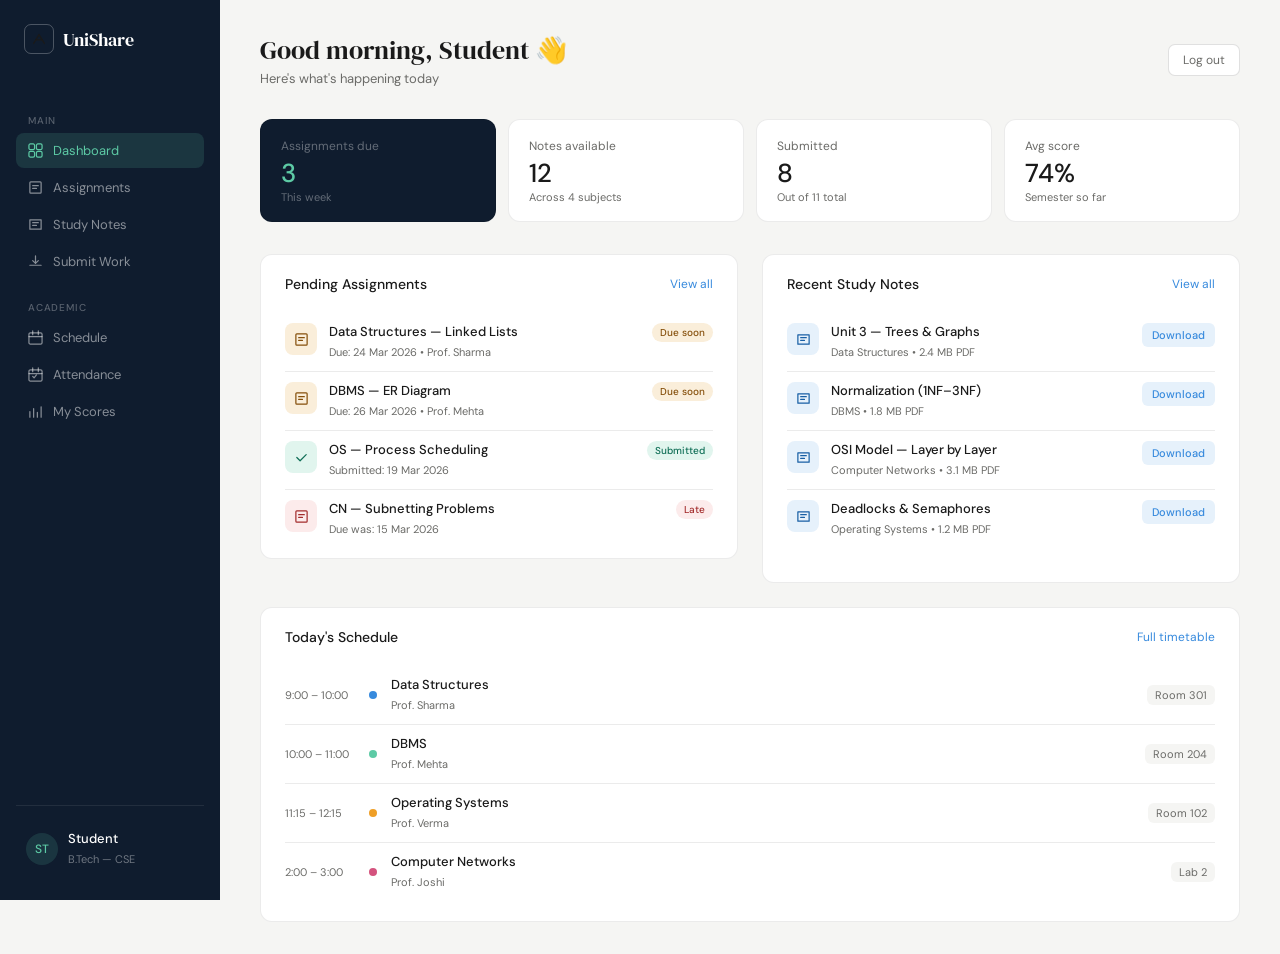
<file: index.html>
<!DOCTYPE html>
<html lang="en">
<head>
<meta charset="UTF-8"/>
<meta name="viewport" content="width=device-width, initial-scale=1.0"/>
<title>UniShare — Student Dashboard</title>
<link rel="preconnect" href="https://fonts.googleapis.com">
<link rel="preconnect" href="https://fonts.gstatic.com" crossorigin>
<link href="https://fonts.googleapis.com/css2?family=DM+Serif+Display:ital@0;1&family=DM+Sans:wght@300;400;500&display=swap" rel="stylesheet">
<link rel="stylesheet" href="style.css">
</head>
<body>
<div class="app">

  <aside class="sidebar">
    <div class="brand">
      <div class="brand-mark">
        <svg width="16" height="16" viewBox="0 0 18 18" fill="none">
          <path d="M3 14L9 4L15 14" stroke="currentColor" stroke-width="1.5" stroke-linecap="round" stroke-linejoin="round"/>
          <path d="M5.5 10H12.5" stroke="currentColor" stroke-width="1.5" stroke-linecap="round"/>
        </svg>
      </div>
      <span class="brand-name">UniShare</span>
    </div>

    <div class="nav-label">Main</div>
    <button class="nav-item active" data-section="dashboard">
      <svg viewBox="0 0 16 16" fill="none"><rect x="1" y="1" width="6" height="6" rx="1.5" stroke="currentColor" stroke-width="1.3"/><rect x="9" y="1" width="6" height="6" rx="1.5" stroke="currentColor" stroke-width="1.3"/><rect x="1" y="9" width="6" height="6" rx="1.5" stroke="currentColor" stroke-width="1.3"/><rect x="9" y="9" width="6" height="6" rx="1.5" stroke="currentColor" stroke-width="1.3"/></svg>
      Dashboard
    </button>
    <button class="nav-item" data-section="assignments">
      <svg viewBox="0 0 16 16" fill="none"><path d="M3 2h10a1 1 0 011 1v10a1 1 0 01-1 1H3a1 1 0 01-1-1V3a1 1 0 011-1z" stroke="currentColor" stroke-width="1.3"/><path d="M5 6h6M5 9h4" stroke="currentColor" stroke-width="1.3" stroke-linecap="round"/></svg>
      Assignments
    </button>
    <button class="nav-item" data-section="notes">
      <svg viewBox="0 0 16 16" fill="none"><path d="M2 3h12v10H2z" stroke="currentColor" stroke-width="1.3" stroke-linejoin="round"/><path d="M5 6h6M5 9h4" stroke="currentColor" stroke-width="1.3" stroke-linecap="round"/></svg>
      Study Notes
    </button>
    <button class="nav-item" data-section="submit">
      <svg viewBox="0 0 16 16" fill="none"><path d="M8 2v8M5 7l3 3 3-3" stroke="currentColor" stroke-width="1.3" stroke-linecap="round" stroke-linejoin="round"/><path d="M2 12h12" stroke="currentColor" stroke-width="1.3" stroke-linecap="round"/></svg>
      Submit Work
    </button>

    <div class="nav-label">Academic</div>
    <button class="nav-item" data-section="schedule">
      <svg viewBox="0 0 16 16" fill="none"><rect x="1" y="3" width="14" height="12" rx="1.5" stroke="currentColor" stroke-width="1.3"/><path d="M5 1v4M11 1v4M1 7h14" stroke="currentColor" stroke-width="1.3" stroke-linecap="round"/></svg>
      Schedule
    </button>
    <button class="nav-item" data-section="attendance">
      <svg viewBox="0 0 16 16" fill="none"><rect x="1" y="3" width="14" height="12" rx="1.5" stroke="currentColor" stroke-width="1.3"/><path d="M5 1v4M11 1v4M1 7h14" stroke="currentColor" stroke-width="1.3" stroke-linecap="round"/><path d="M5 10l1.5 1.5L9 8.5" stroke="currentColor" stroke-width="1.3" stroke-linecap="round" stroke-linejoin="round"/></svg>
      Attendance
    </button>
    <button class="nav-item" data-section="scores">
      <svg viewBox="0 0 16 16" fill="none"><path d="M2 14V8M6 14V5M10 14V9M14 14V3" stroke="currentColor" stroke-width="1.3" stroke-linecap="round"/></svg>
      My Scores
    </button>

    <div class="sidebar-bottom">
      <div class="user-card" onclick="openSettings()">
        <div class="avatar" id="avatar-display">RS</div>
        <div class="user-info">
          <p id="user-display-name">Rahul Singh</p>
          <span id="user-display-program">B.Tech — CSE</span>
        </div>
      </div>
    </div>
  </aside>

  <main class="main">
    <div class="topbar">
      <div>
        <h1 id="page-title"></h1>
        <p id="page-sub"></p>
      </div>
      <button class="logout-btn" onclick="logout()">Log out</button>
    </div>
    <div id="dynamic-content"></div>
  </main>
</div>

<!-- SETTINGS MODAL -->
<div class="modal-overlay" id="settings-modal">
  <div class="modal">
    <h2>Settings</h2>
    <div class="form-group">
      <label class="form-label">Full Name</label>
      <input type="text" class="form-input" id="input-name" placeholder="Your name">
    </div>
    <div class="form-group">
      <label class="form-label">Program</label>
      <input type="text" class="form-input" id="input-program" placeholder="e.g., B.Tech CSE">
    </div>
    <div class="form-group">
      <label class="form-label">Accent Color</label>
      <div class="color-options" id="color-options">
        <div class="color-opt active" data-color="#5DCAA5" style="background:#5DCAA5"></div>
        <div class="color-opt" data-color="#378ADD" style="background:#378ADD"></div>
        <div class="color-opt" data-color="#D4537E" style="background:#D4537E"></div>
        <div class="color-opt" data-color="#EF9F27" style="background:#EF9F27"></div>
      </div>
    </div>
    <button class="btn-save" onclick="saveSettings()">Save Changes</button>
    <button class="btn-cancel" onclick="closeSettings()">Cancel</button>
  </div>
</div>

<script src="app.js"></script>
</body>
</html>
</file>
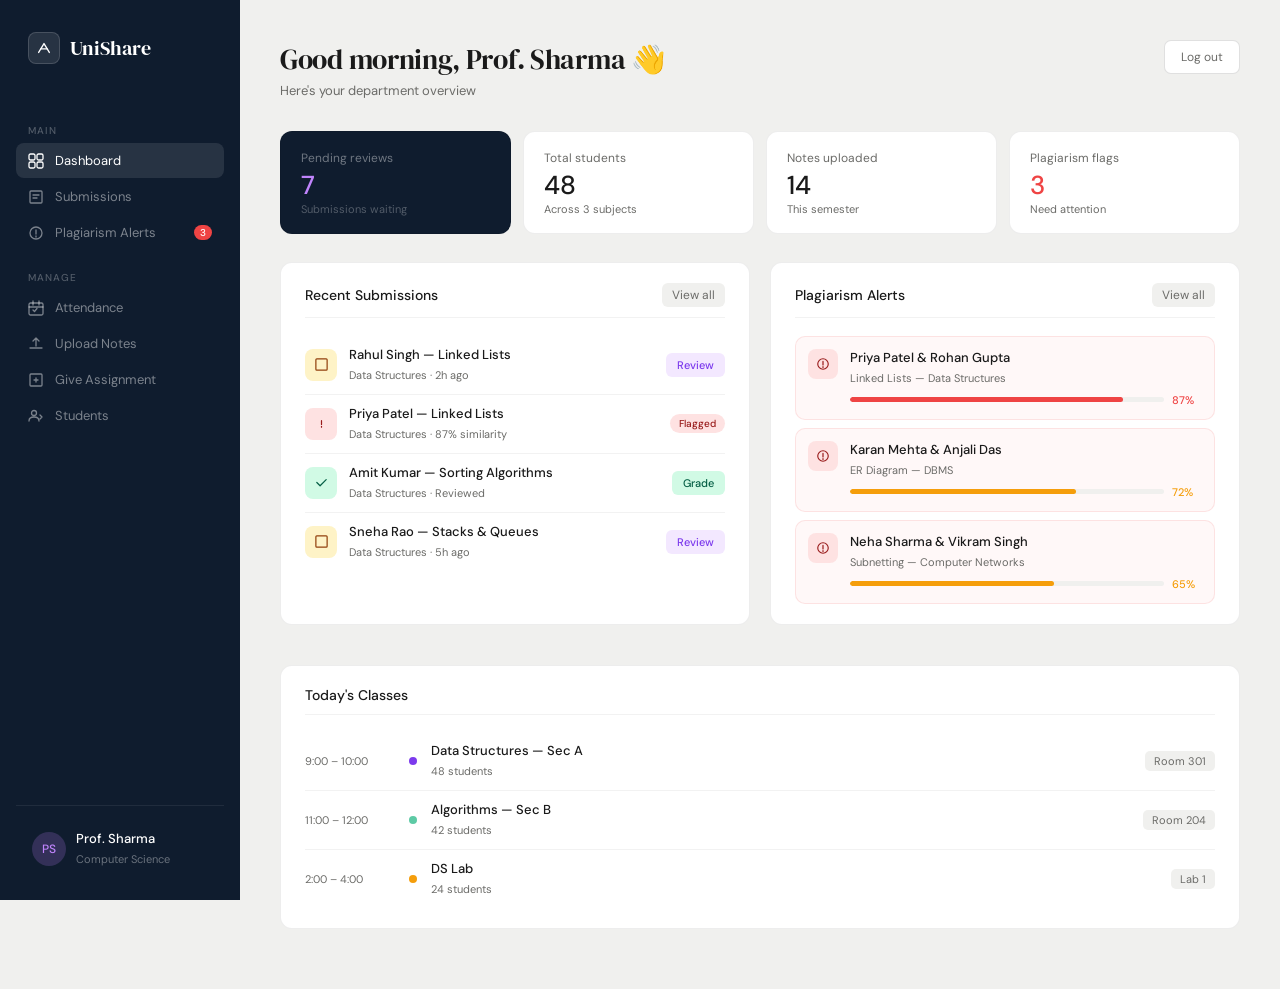
<file: faculty-dashboard.html>
<!DOCTYPE html>
<html lang="en">
<head>
  <meta charset="UTF-8" />
  <meta name="viewport" content="width=device-width, initial-scale=1.0"/>
  <title>UniShare — Faculty Dashboard</title>
  <link rel="preconnect" href="https://fonts.googleapis.com">
  <link rel="preconnect" href="https://fonts.gstatic.com" crossorigin>
  <link href="https://fonts.googleapis.com/css2?family=DM+Serif+Display:ital@0;1&family=DM+Sans:wght@300;400;500&display=swap" rel="stylesheet">
  <style>
    *, *::before, *::after { box-sizing: border-box; margin: 0; padding: 0; }

    html, body {
      height: 100%;
      font-family: 'DM Sans', sans-serif;
      background: #f0f0ee;
      color: #1a1a1a;
    }

    .app { display: flex; min-height: 100vh; }

    /* ── SIDEBAR ── */
    .sidebar {
      width: 240px;
      background: #0f1c2e;
      display: flex;
      flex-direction: column;
      padding: 1.5rem 1rem;
      position: fixed;
      top: 0; left: 0; bottom: 0;
      z-index: 100;
    }

    .brand {
      display: flex; align-items: center; gap: 10px;
      padding: 0.5rem 0.75rem;
      margin-bottom: 2rem;
    }

    .brand-mark {
      width: 32px; height: 32px;
      background: rgba(255,255,255,0.1);
      border: 1px solid rgba(255,255,255,0.15);
      border-radius: 8px;
      display: flex; align-items: center; justify-content: center;
    }

    .brand-name {
      font-family: 'DM Serif Display', serif;
      font-size: 20px; color: #fff;
    }

    .nav-section-label {
      font-size: 10px; font-weight: 500;
      letter-spacing: 0.09em; text-transform: uppercase;
      color: rgba(255,255,255,0.28);
      padding: 0 0.75rem;
      margin-bottom: 6px; margin-top: 1.25rem;
    }

    .nav-item {
      display: flex; align-items: center; gap: 11px;
      padding: 9px 12px;
      border-radius: 8px; cursor: pointer;
      color: rgba(255,255,255,0.45);
      font-size: 13px; font-weight: 400;
      transition: all 0.15s;
      text-decoration: none; margin-bottom: 1px;
      border: none; background: none;
      font-family: 'DM Sans', sans-serif;
      width: 100%; text-align: left;
    }

    .nav-item:hover {
      background: rgba(255,255,255,0.07);
      color: rgba(255,255,255,0.85);
    }

    .nav-item.active {
      background: rgba(255,255,255,0.1);
      color: #fff;
    }

    .nav-item svg { width: 16px; height: 16px; flex-shrink: 0; }

    .nav-badge {
      margin-left: auto;
      background: #ef4444;
      color: #fff;
      font-size: 10px; font-weight: 500;
      padding: 1px 6px; border-radius: 20px;
    }

    .sidebar-bottom {
      margin-top: auto;
      padding: 1rem 0.5rem 0;
      border-top: 1px solid rgba(255,255,255,0.07);
    }

    .user-card {
      display: flex; align-items: center; gap: 10px;
      padding: 8px 8px;
    }

    .user-avatar {
      width: 34px; height: 34px; border-radius: 50%;
      background: rgba(192,132,252,0.2);
      display: flex; align-items: center; justify-content: center;
      font-size: 12px; font-weight: 500; color: #c084fc;
      flex-shrink: 0;
    }

    .user-info p    { font-size: 13px; color: #fff; font-weight: 500; }
    .user-info span { font-size: 11px; color: rgba(255,255,255,0.38); }

    /* ── MAIN ── */
    .main {
      margin-left: 240px;
      flex: 1;
      padding: 2.5rem 2.5rem;
      min-height: 100vh;
    }

    /* ── PAGE HEADER ── */
    .page-header {
      display: flex; align-items: flex-start; justify-content: space-between;
      margin-bottom: 2rem;
    }

    .page-header h1 {
      font-family: 'DM Serif Display', serif;
      font-size: 28px; font-weight: 400;
      color: #1a1a1a; letter-spacing: -0.3px;
      margin-bottom: 4px;
    }

    .page-header p { font-size: 13px; color: #6b6b68; }

    .logout-btn {
      font-size: 12px; color: #6b6b68;
      background: #fff;
      border: 0.5px solid rgba(0,0,0,0.12);
      border-radius: 7px; padding: 8px 16px;
      cursor: pointer; font-family: 'DM Sans', sans-serif;
      transition: background 0.15s;
    }

    .logout-btn:hover { background: #f0f0ee; }

    /* ── SECTIONS ── */
    .section { display: none; }
    .section.active { display: block; }

    /* ── STATS GRID ── */
    .stats-grid {
      display: grid; grid-template-columns: repeat(4,1fr);
      gap: 12px; margin-bottom: 1.75rem;
    }

    .stat-card {
      background: #fff;
      border: 0.5px solid rgba(0,0,0,0.07);
      border-radius: 12px; padding: 1.1rem 1.25rem;
    }

    .stat-card.dark { background: #0f1c2e; }

    .stat-label { font-size: 12px; color: #6b6b68; margin-bottom: 6px; }
    .stat-value { font-size: 26px; font-weight: 500; color: #1a1a1a; line-height: 1; }
    .stat-sub   { font-size: 11px; color: #6b6b68; margin-top: 4px; }

    .stat-card.dark .stat-label { color: rgba(255,255,255,0.4); }
    .stat-card.dark .stat-value { color: #c084fc; }
    .stat-card.dark .stat-sub   { color: rgba(255,255,255,0.28); }

    /* ── TWO COL ── */
    .two-col {
      display: grid; grid-template-columns: 1fr 1fr;
      gap: 1.25rem; margin-bottom: 1.25rem;
    }

    /* ── WHITE CARD ── */
    .card {
      background: #fff;
      border: 0.5px solid rgba(0,0,0,0.07);
      border-radius: 12px;
      padding: 1.25rem 1.5rem;
      margin-bottom: 1.25rem;
    }

    .card-header {
      display: flex; align-items: center; justify-content: space-between;
      margin-bottom: 1.1rem;
      padding-bottom: 10px;
      border-bottom: 1px solid rgba(0,0,0,0.05);
    }

    .card-title { font-size: 14px; font-weight: 500; color: #1a1a1a; }

    .card-action {
      font-size: 12px; color: #6b6b68;
      background: #f0f0ee; padding: 4px 10px;
      border-radius: 6px; cursor: pointer;
      text-decoration: none; border: none;
      font-family: 'DM Sans', sans-serif;
      transition: background 0.15s;
    }

    .card-action:hover { background: #e4e4e2; }

    /* ── BADGES ── */
    .badge {
      font-size: 10px; font-weight: 500;
      padding: 3px 9px; border-radius: 20px; white-space: nowrap;
    }

    .badge.pending  { background: #fef3c7; color: #92400e; }
    .badge.done     { background: #d1fae5; color: #065f46; }
    .badge.flagged  { background: #fee2e2; color: #991b1b; }
    .badge.new      { background: #dbeafe; color: #1e40af; }

    /* ── SUBMISSION ROWS ── */
    .sub-row {
      display: flex; align-items: center; gap: 12px;
      padding: 10px 0;
      border-bottom: 1px solid rgba(0,0,0,0.05);
    }

    .sub-row:last-child { border-bottom: none; padding-bottom: 0; }

    .sub-icon {
      width: 32px; height: 32px; border-radius: 8px;
      display: flex; align-items: center; justify-content: center;
      flex-shrink: 0;
    }

    .sub-icon.pending { background: #fef3c7; }
    .sub-icon.done    { background: #d1fae5; }
    .sub-icon.flagged { background: #fee2e2; }

    .sub-info { flex: 1; }
    .sub-info p    { font-size: 13px; font-weight: 500; color: #1a1a1a; }
    .sub-info span { font-size: 11px; color: #6b6b68; }

    .action-btn {
      font-size: 11px; font-weight: 500;
      font-family: 'DM Sans', sans-serif;
      border: none; border-radius: 6px; padding: 5px 11px; cursor: pointer;
      transition: background 0.15s;
    }

    .action-btn.review { background: #f3e8ff; color: #7c3aed; }
    .action-btn.review:hover { background: #e9d5ff; }
    .action-btn.grade  { background: #d1fae5; color: #065f46; }
    .action-btn.grade:hover  { background: #a7f3d0; }

    /* ── PLAGIARISM ALERTS ── */
    .alert-item {
      display: flex; align-items: flex-start; gap: 12px;
      padding: 12px;
      background: #fff8f8;
      border: 1px solid rgba(239,68,68,0.12);
      border-radius: 10px; margin-bottom: 8px;
    }

    .alert-item:last-child { margin-bottom: 0; }

    .alert-icon {
      width: 30px; height: 30px; background: #fee2e2;
      border-radius: 8px;
      display: flex; align-items: center; justify-content: center;
      flex-shrink: 0;
    }

    .alert-info { flex: 1; }
    .alert-info p    { font-size: 13px; font-weight: 500; color: #1a1a1a; }
    .alert-info span { font-size: 11px; color: #6b6b68; }

    .sim-bar { display: flex; align-items: center; gap: 8px; margin-top: 6px; }

    .sim-track {
      flex: 1; height: 5px;
      background: #f0f0ee; border-radius: 20px; overflow: hidden;
    }

    .sim-fill { height: 100%; border-radius: 20px; }
    .sim-label { font-size: 11px; font-weight: 500; min-width: 30px; }

    /* ── SCHEDULE ROW ── */
    .today-row {
      display: flex; align-items: center; gap: 14px;
      padding: 10px 0; border-bottom: 1px solid rgba(0,0,0,0.05);
    }

    .today-row:last-child { border-bottom: none; }
    .today-time  { font-size: 11px; color: #6b6b68; min-width: 90px; }
    .today-dot   { width: 8px; height: 8px; border-radius: 50%; flex-shrink: 0; }
    .today-info p    { font-size: 13px; font-weight: 500; color: #1a1a1a; }
    .today-info span { font-size: 11px; color: #6b6b68; }
    .today-room {
      margin-left: auto; font-size: 11px; color: #6b6b68;
      background: #f0f0ee; padding: 3px 9px; border-radius: 5px;
    }

    /* ── FORMS ── */
    .form-label {
      font-size: 11px; font-weight: 500; color: #6b6b68;
      letter-spacing: 0.04em; text-transform: uppercase;
      margin-bottom: 6px; display: block;
    }

    .form-input, .form-select, .form-date {
      width: 100%; height: 40px;
      border: 1px solid rgba(0,0,0,0.1);
      border-radius: 8px; padding: 0 12px;
      font-family: 'DM Sans', sans-serif; font-size: 13px;
      color: #1a1a1a; background: #fff; outline: none;
      margin-bottom: 14px; transition: border-color 0.15s;
    }

    .form-input:focus, .form-select:focus, .form-date:focus {
      border-color: rgba(0,0,0,0.28);
      box-shadow: 0 0 0 3px rgba(15,28,46,0.07);
    }

    .upload-box {
      border: 1.5px dashed rgba(0,0,0,0.13);
      border-radius: 10px; padding: 1.75rem;
      text-align: center; cursor: pointer;
      margin-bottom: 14px;
      transition: border-color 0.15s, background 0.15s;
    }

    .upload-box:hover { border-color: #0f1c2e; background: #f7f7f5; }
    .upload-box p    { font-size: 13px; color: #6b6b68; margin-top: 8px; }
    .upload-box span { font-size: 11px; color: #9a9a96; }

    .upload-icon-box {
      width: 40px; height: 40px; background: #e8edf2;
      border-radius: 10px;
      display: flex; align-items: center; justify-content: center;
      margin: 0 auto 6px;
    }

    .form-submit {
      width: 100%; height: 42px;
      background: #0f1c2e; color: #fff;
      border: none; border-radius: 8px;
      font-family: 'DM Sans', sans-serif;
      font-size: 13px; font-weight: 500;
      cursor: pointer; transition: opacity 0.15s;
    }

    .form-submit:hover { opacity: 0.85; }

    /* ── DATA TABLE ── */
    .data-table {
      width: 100%; border-collapse: collapse; font-size: 13px;
    }

    .data-table th {
      background: #f7f7f5; padding: 9px 12px;
      text-align: left; font-size: 11px; font-weight: 500;
      color: #6b6b68; letter-spacing: 0.03em;
      border-bottom: 1px solid rgba(0,0,0,0.07);
    }

    .data-table td {
      padding: 10px 12px;
      border-bottom: 1px solid rgba(0,0,0,0.05);
      color: #1a1a1a; vertical-align: middle;
    }

    .data-table tr:last-child td { border-bottom: none; }
    .data-table tr:hover td { background: #fafaf9; }

    .stu-avatar {
      width: 26px; height: 26px; border-radius: 50%;
      background: #dbeafe;
      display: inline-flex; align-items: center; justify-content: center;
      font-size: 10px; font-weight: 500; color: #1e40af;
      margin-right: 7px; vertical-align: middle;
    }

    /* ── ATTENDANCE ── */
    .att-summary {
      display: grid; grid-template-columns: repeat(4,1fr);
      gap: 10px; margin-bottom: 1.25rem;
    }

    .att-sum-card {
      background: #fff; border: 0.5px solid rgba(0,0,0,0.07);
      border-radius: 10px; padding: 0.9rem 1rem; text-align: center;
    }

    .att-sum-num   { font-size: 22px; font-weight: 500; color: #1a1a1a; line-height: 1; }
    .att-sum-label { font-size: 11px; color: #6b6b68; margin-top: 3px; }

    .att-controls {
      display: flex; align-items: center; gap: 10px;
      margin-bottom: 1.25rem; flex-wrap: wrap;
    }

    .att-controls .form-select { margin-bottom: 0; width: auto; min-width: 180px; }
    .att-controls .form-date   { margin-bottom: 0; width: auto; }

    .att-load-btn {
      height: 40px; padding: 0 18px;
      background: #0f1c2e; color: #fff;
      border: none; border-radius: 8px;
      font-family: 'DM Sans', sans-serif;
      font-size: 13px; font-weight: 500;
      cursor: pointer; white-space: nowrap;
      transition: opacity 0.15s;
    }

    .att-load-btn:hover { opacity: 0.85; }

    .att-toggle { display: flex; gap: 5px; }

    .att-btn {
      width: 32px; height: 28px;
      border: 1px solid rgba(0,0,0,0.1);
      border-radius: 6px; font-size: 11px; font-weight: 500;
      cursor: pointer; font-family: 'DM Sans', sans-serif;
      transition: all 0.12s; background: #fff; color: #6b6b68;
    }

    .att-btn.present { background: #d1fae5; color: #065f46; border-color: rgba(5,150,105,0.2); }
    .att-btn.absent  { background: #fee2e2; color: #991b1b; border-color: rgba(239,68,68,0.2); }
    .att-btn.late    { background: #fef3c7; color: #92400e; border-color: rgba(245,158,11,0.2); }

    .att-pct {
      font-size: 12px; font-weight: 500;
      padding: 3px 8px; border-radius: 6px; min-width: 42px; text-align: center;
    }

    .att-pct.good { background: #d1fae5; color: #065f46; }
    .att-pct.ok   { background: #fef3c7; color: #92400e; }
    .att-pct.low  { background: #fee2e2; color: #991b1b; }

    .save-att-btn {
      height: 34px; padding: 0 16px;
      background: #0f1c2e; color: #fff;
      border: none; border-radius: 7px;
      font-family: 'DM Sans', sans-serif;
      font-size: 12px; font-weight: 500;
      cursor: pointer; transition: opacity 0.15s;
    }

    .save-att-btn:hover { opacity: 0.85; }

    .chip {
      font-size: 11px; font-weight: 500;
      padding: 2px 8px; border-radius: 20px;
    }

    .chip.p { background: #d1fae5; color: #065f46; }
    .chip.a { background: #fee2e2; color: #991b1b; }
    .chip.l { background: #fef3c7; color: #92400e; }

    /* ── SCORE BARS ── */
    .score-row {
      display: flex; align-items: center; gap: 14px;
      padding: 12px 0;
      border-bottom: 1px solid rgba(0,0,0,0.05);
    }

    .score-row:last-child { border-bottom: none; }
    .score-subject { font-size: 13px; color: #1a1a1a; min-width: 160px; }

    .score-bar-track {
      flex: 1; height: 7px;
      background: #f0f0ee; border-radius: 20px; overflow: hidden;
    }

    .score-bar-fill { height: 100%; border-radius: 20px; }

    .score-pct {
      font-size: 13px; font-weight: 500;
      color: #1a1a1a; min-width: 36px; text-align: right;
    }

    @media (max-width: 900px) {
      .sidebar { display: none; }
      .main { margin-left: 0; }
      .stats-grid { grid-template-columns: 1fr 1fr; }
      .two-col { grid-template-columns: 1fr; }
      .att-summary { grid-template-columns: 1fr 1fr; }
    }
  </style>
</head>
<body>
<div class="app">

  <!-- ── SIDEBAR ── -->
  <aside class="sidebar">
    <div class="brand">
      <div class="brand-mark">
        <svg width="16" height="16" viewBox="0 0 18 18" fill="none">
          <path d="M3 14L9 4L15 14" stroke="white" stroke-width="1.5" stroke-linecap="round" stroke-linejoin="round"/>
          <path d="M5.5 10H12.5" stroke="white" stroke-width="1.5" stroke-linecap="round"/>
        </svg>
      </div>
      <span class="brand-name">UniShare</span>
    </div>

    <div class="nav-section-label">Main</div>

    <button class="nav-item active" onclick="showSection('dashboard',this)">
      <svg viewBox="0 0 16 16" fill="none"><rect x="1" y="1" width="6" height="6" rx="1.5" stroke="currentColor" stroke-width="1.3"/><rect x="9" y="1" width="6" height="6" rx="1.5" stroke="currentColor" stroke-width="1.3"/><rect x="1" y="9" width="6" height="6" rx="1.5" stroke="currentColor" stroke-width="1.3"/><rect x="9" y="9" width="6" height="6" rx="1.5" stroke="currentColor" stroke-width="1.3"/></svg>
      Dashboard
    </button>

    <button class="nav-item" onclick="showSection('submissions',this)">
      <svg viewBox="0 0 16 16" fill="none"><path d="M3 2h10a1 1 0 011 1v10a1 1 0 01-1 1H3a1 1 0 01-1-1V3a1 1 0 011-1z" stroke="currentColor" stroke-width="1.3"/><path d="M5 6h6M5 9h4" stroke="currentColor" stroke-width="1.3" stroke-linecap="round"/></svg>
      Submissions
    </button>

    <button class="nav-item" onclick="showSection('plagiarism',this)">
      <svg viewBox="0 0 16 16" fill="none"><circle cx="8" cy="8" r="6" stroke="currentColor" stroke-width="1.3"/><path d="M8 5v4M8 11v1" stroke="currentColor" stroke-width="1.3" stroke-linecap="round"/></svg>
      Plagiarism Alerts
      <span class="nav-badge">3</span>
    </button>

    <div class="nav-section-label">Manage</div>

    <button class="nav-item" onclick="showSection('attendance',this)">
      <svg viewBox="0 0 16 16" fill="none"><rect x="1" y="3" width="14" height="12" rx="1.5" stroke="currentColor" stroke-width="1.3"/><path d="M5 1v4M11 1v4M1 7h14" stroke="currentColor" stroke-width="1.3" stroke-linecap="round"/><path d="M5 10l1.5 1.5L9 8.5" stroke="currentColor" stroke-width="1.3" stroke-linecap="round" stroke-linejoin="round"/></svg>
      Attendance
    </button>

    <button class="nav-item" onclick="showSection('upload-notes',this)">
      <svg viewBox="0 0 16 16" fill="none"><path d="M8 10V2M5 5l3-3 3 3" stroke="currentColor" stroke-width="1.3" stroke-linecap="round" stroke-linejoin="round"/><path d="M2 12h12" stroke="currentColor" stroke-width="1.3" stroke-linecap="round"/></svg>
      Upload Notes
    </button>

    <button class="nav-item" onclick="showSection('assign',this)">
      <svg viewBox="0 0 16 16" fill="none"><path d="M3 2h10a1 1 0 011 1v10a1 1 0 01-1 1H3a1 1 0 01-1-1V3a1 1 0 011-1z" stroke="currentColor" stroke-width="1.3"/><path d="M6 8h4M8 6v4" stroke="currentColor" stroke-width="1.3" stroke-linecap="round"/></svg>
      Give Assignment
    </button>

    <button class="nav-item" onclick="showSection('students',this)">
      <svg viewBox="0 0 16 16" fill="none"><circle cx="6" cy="5" r="2.5" stroke="currentColor" stroke-width="1.3"/><path d="M1 13c0-2.5 2-4 5-4s5 1.5 5 4" stroke="currentColor" stroke-width="1.3" stroke-linecap="round"/><path d="M12 7l2 2-2 2" stroke="currentColor" stroke-width="1.3" stroke-linecap="round" stroke-linejoin="round"/></svg>
      Students
    </button>

    <div class="sidebar-bottom">
      <div class="user-card">
        <div class="user-avatar" id="nav-avatar">PS</div>
        <div class="user-info">
          <p id="nav-name">Prof. Sharma</p>
          <span>Computer Science</span>
        </div>
      </div>
    </div>
  </aside>

  <!-- ── MAIN ── -->
  <main class="main">

    <!-- ══════════════════════════
         DASHBOARD
    ══════════════════════════ -->
    <div class="section active" id="section-dashboard">
      <div class="page-header">
        <div>
          <h1 id="page-title">Good morning, Prof. Sharma 👋</h1>
          <p id="page-sub">Here's your department overview</p>
        </div>
        <button class="logout-btn" onclick="localStorage.clear(); window.location.href='login.html'">Log out</button>
      </div>

      <div class="stats-grid">
        <div class="stat-card dark">
          <div class="stat-label">Pending reviews</div>
          <div class="stat-value">7</div>
          <div class="stat-sub">Submissions waiting</div>
        </div>
        <div class="stat-card">
          <div class="stat-label">Total students</div>
          <div class="stat-value">48</div>
          <div class="stat-sub">Across 3 subjects</div>
        </div>
        <div class="stat-card">
          <div class="stat-label">Notes uploaded</div>
          <div class="stat-value">14</div>
          <div class="stat-sub">This semester</div>
        </div>
        <div class="stat-card">
          <div class="stat-label">Plagiarism flags</div>
          <div class="stat-value" style="color:#ef4444">3</div>
          <div class="stat-sub">Need attention</div>
        </div>
      </div>

      <div class="two-col">
        <!-- Recent Submissions -->
        <div class="card">
          <div class="card-header">
            <span class="card-title">Recent Submissions</span>
            <button class="card-action" onclick="showSection('submissions', document.querySelectorAll('.nav-item')[1])">View all</button>
          </div>
          <div class="sub-row">
            <div class="sub-icon pending"><svg width="15" height="15" viewBox="0 0 16 16" fill="none"><path d="M3 2h10a1 1 0 011 1v10a1 1 0 01-1 1H3a1 1 0 01-1-1V3a1 1 0 011-1z" stroke="#92400e" stroke-width="1.3"/></svg></div>
            <div class="sub-info"><p>Rahul Singh — Linked Lists</p><span>Data Structures · 2h ago</span></div>
            <button class="action-btn review">Review</button>
          </div>
          <div class="sub-row">
            <div class="sub-icon flagged"><svg width="15" height="15" viewBox="0 0 16 16" fill="none"><path d="M8 5v4M8 11v1" stroke="#991b1b" stroke-width="1.3" stroke-linecap="round"/></svg></div>
            <div class="sub-info"><p>Priya Patel — Linked Lists</p><span>Data Structures · 87% similarity</span></div>
            <span class="badge flagged">Flagged</span>
          </div>
          <div class="sub-row">
            <div class="sub-icon done"><svg width="15" height="15" viewBox="0 0 16 16" fill="none"><path d="M3 8l3.5 3.5L13 5" stroke="#065f46" stroke-width="1.3" stroke-linecap="round" stroke-linejoin="round"/></svg></div>
            <div class="sub-info"><p>Amit Kumar — Sorting Algorithms</p><span>Data Structures · Reviewed</span></div>
            <button class="action-btn grade">Grade</button>
          </div>
          <div class="sub-row">
            <div class="sub-icon pending"><svg width="15" height="15" viewBox="0 0 16 16" fill="none"><path d="M3 2h10a1 1 0 011 1v10a1 1 0 01-1 1H3a1 1 0 01-1-1V3a1 1 0 011-1z" stroke="#92400e" stroke-width="1.3"/></svg></div>
            <div class="sub-info"><p>Sneha Rao — Stacks &amp; Queues</p><span>Data Structures · 5h ago</span></div>
            <button class="action-btn review">Review</button>
          </div>
        </div>

        <!-- Plagiarism -->
        <div class="card">
          <div class="card-header">
            <span class="card-title">Plagiarism Alerts</span>
            <button class="card-action" onclick="showSection('plagiarism', document.querySelectorAll('.nav-item')[2])">View all</button>
          </div>
          <div class="alert-item">
            <div class="alert-icon"><svg width="14" height="14" viewBox="0 0 16 16" fill="none"><path d="M8 5v4M8 11v1" stroke="#991b1b" stroke-width="1.4" stroke-linecap="round"/><circle cx="8" cy="8" r="6" stroke="#991b1b" stroke-width="1.3"/></svg></div>
            <div class="alert-info"><p>Priya Patel &amp; Rohan Gupta</p><span>Linked Lists — Data Structures</span>
              <div class="sim-bar"><div class="sim-track"><div class="sim-fill" style="width:87%;background:#ef4444"></div></div><span class="sim-label" style="color:#ef4444">87%</span></div>
            </div>
          </div>
          <div class="alert-item">
            <div class="alert-icon"><svg width="14" height="14" viewBox="0 0 16 16" fill="none"><path d="M8 5v4M8 11v1" stroke="#991b1b" stroke-width="1.4" stroke-linecap="round"/><circle cx="8" cy="8" r="6" stroke="#991b1b" stroke-width="1.3"/></svg></div>
            <div class="alert-info"><p>Karan Mehta &amp; Anjali Das</p><span>ER Diagram — DBMS</span>
              <div class="sim-bar"><div class="sim-track"><div class="sim-fill" style="width:72%;background:#f59e0b"></div></div><span class="sim-label" style="color:#f59e0b">72%</span></div>
            </div>
          </div>
          <div class="alert-item">
            <div class="alert-icon"><svg width="14" height="14" viewBox="0 0 16 16" fill="none"><path d="M8 5v4M8 11v1" stroke="#991b1b" stroke-width="1.4" stroke-linecap="round"/><circle cx="8" cy="8" r="6" stroke="#991b1b" stroke-width="1.3"/></svg></div>
            <div class="alert-info"><p>Neha Sharma &amp; Vikram Singh</p><span>Subnetting — Computer Networks</span>
              <div class="sim-bar"><div class="sim-track"><div class="sim-fill" style="width:65%;background:#f59e0b"></div></div><span class="sim-label" style="color:#f59e0b">65%</span></div>
            </div>
          </div>
        </div>
      </div>

      <!-- Today's classes -->
      <div class="card">
        <div class="card-header"><span class="card-title">Today's Classes</span></div>
        <div class="today-row"><span class="today-time">9:00 – 10:00</span><div class="today-dot" style="background:#7c3aed"></div><div class="today-info"><p>Data Structures — Sec A</p><span>48 students</span></div><span class="today-room">Room 301</span></div>
        <div class="today-row"><span class="today-time">11:00 – 12:00</span><div class="today-dot" style="background:#5DCAA5"></div><div class="today-info"><p>Algorithms — Sec B</p><span>42 students</span></div><span class="today-room">Room 204</span></div>
        <div class="today-row"><span class="today-time">2:00 – 4:00</span><div class="today-dot" style="background:#f59e0b"></div><div class="today-info"><p>DS Lab</p><span>24 students</span></div><span class="today-room">Lab 1</span></div>
      </div>
    </div>

    <!-- ══════════════════════════
         SUBMISSIONS
    ══════════════════════════ -->
    <div class="section" id="section-submissions">
      <div class="page-header">
        <div><h1>Submissions</h1><p>Review and grade student assignments</p></div>
        <button class="logout-btn" onclick="localStorage.clear(); window.location.href='login.html'">Log out</button>
      </div>
      <div class="card">
        <div class="card-header"><span class="card-title">All Submissions</span></div>
        <div class="sub-row"><div class="sub-icon pending"><svg width="15" height="15" viewBox="0 0 16 16" fill="none"><path d="M3 2h10a1 1 0 011 1v10a1 1 0 01-1 1H3a1 1 0 01-1-1V3a1 1 0 011-1z" stroke="#92400e" stroke-width="1.3"/></svg></div><div class="sub-info"><p>Rahul Singh — Linked Lists</p><span>Data Structures · 21 Mar 2026</span></div><button class="action-btn review">Review</button></div>
        <div class="sub-row"><div class="sub-icon flagged"><svg width="15" height="15" viewBox="0 0 16 16" fill="none"><path d="M8 5v4M8 11v1" stroke="#991b1b" stroke-width="1.3" stroke-linecap="round"/></svg></div><div class="sub-info"><p>Priya Patel — Linked Lists</p><span>Data Structures · 87% similarity</span></div><span class="badge flagged">Flagged</span></div>
        <div class="sub-row"><div class="sub-icon done"><svg width="15" height="15" viewBox="0 0 16 16" fill="none"><path d="M3 8l3.5 3.5L13 5" stroke="#065f46" stroke-width="1.3" stroke-linecap="round" stroke-linejoin="round"/></svg></div><div class="sub-info"><p>Amit Kumar — Sorting Algorithms</p><span>Data Structures · 20 Mar 2026</span></div><button class="action-btn grade">Grade</button></div>
        <div class="sub-row"><div class="sub-icon pending"><svg width="15" height="15" viewBox="0 0 16 16" fill="none"><path d="M3 2h10a1 1 0 011 1v10a1 1 0 01-1 1H3a1 1 0 01-1-1V3a1 1 0 011-1z" stroke="#92400e" stroke-width="1.3"/></svg></div><div class="sub-info"><p>Sneha Rao — Stacks &amp; Queues</p><span>Data Structures · 21 Mar 2026</span></div><button class="action-btn review">Review</button></div>
        <div class="sub-row"><div class="sub-icon done"><svg width="15" height="15" viewBox="0 0 16 16" fill="none"><path d="M3 8l3.5 3.5L13 5" stroke="#065f46" stroke-width="1.3" stroke-linecap="round" stroke-linejoin="round"/></svg></div><div class="sub-info"><p>Rohan Gupta — Linked Lists</p><span>Data Structures · 19 Mar 2026</span></div><button class="action-btn grade">Grade</button></div>
        <div class="sub-row"><div class="sub-icon flagged"><svg width="15" height="15" viewBox="0 0 16 16" fill="none"><path d="M8 5v4M8 11v1" stroke="#991b1b" stroke-width="1.3" stroke-linecap="round"/></svg></div><div class="sub-info"><p>Karan Mehta — ER Diagram</p><span>DBMS · 72% similarity</span></div><span class="badge flagged">Flagged</span></div>
        <div class="sub-row"><div class="sub-icon pending"><svg width="15" height="15" viewBox="0 0 16 16" fill="none"><path d="M3 2h10a1 1 0 011 1v10a1 1 0 01-1 1H3a1 1 0 01-1-1V3a1 1 0 011-1z" stroke="#92400e" stroke-width="1.3"/></svg></div><div class="sub-info"><p>Anjali Das — Process Scheduling</p><span>Operating Systems · 22 Mar 2026</span></div><button class="action-btn review">Review</button></div>
      </div>
    </div>

    <!-- ══════════════════════════
         PLAGIARISM
    ══════════════════════════ -->
    <div class="section" id="section-plagiarism">
      <div class="page-header">
        <div><h1>Plagiarism Alerts</h1><p>Submissions flagged for high similarity</p></div>
        <button class="logout-btn" onclick="localStorage.clear(); window.location.href='login.html'">Log out</button>
      </div>
      <div class="card">
        <div class="card-header"><span class="card-title">All Flagged Submissions</span></div>
        <div class="alert-item">
          <div class="alert-icon"><svg width="14" height="14" viewBox="0 0 16 16" fill="none"><path d="M8 5v4M8 11v1" stroke="#991b1b" stroke-width="1.4" stroke-linecap="round"/><circle cx="8" cy="8" r="6" stroke="#991b1b" stroke-width="1.3"/></svg></div>
          <div class="alert-info"><p>Priya Patel &amp; Rohan Gupta</p><span>Linked Lists — Data Structures · 21 Mar 2026</span>
            <div class="sim-bar"><div class="sim-track"><div class="sim-fill" style="width:87%;background:#ef4444"></div></div><span class="sim-label" style="color:#ef4444">87%</span></div>
          </div>
        </div>
        <div class="alert-item" style="margin-top:8px">
          <div class="alert-icon"><svg width="14" height="14" viewBox="0 0 16 16" fill="none"><path d="M8 5v4M8 11v1" stroke="#991b1b" stroke-width="1.4" stroke-linecap="round"/><circle cx="8" cy="8" r="6" stroke="#991b1b" stroke-width="1.3"/></svg></div>
          <div class="alert-info"><p>Karan Mehta &amp; Anjali Das</p><span>ER Diagram — DBMS · 20 Mar 2026</span>
            <div class="sim-bar"><div class="sim-track"><div class="sim-fill" style="width:72%;background:#f59e0b"></div></div><span class="sim-label" style="color:#f59e0b">72%</span></div>
          </div>
        </div>
        <div class="alert-item" style="margin-top:8px">
          <div class="alert-icon"><svg width="14" height="14" viewBox="0 0 16 16" fill="none"><path d="M8 5v4M8 11v1" stroke="#991b1b" stroke-width="1.4" stroke-linecap="round"/><circle cx="8" cy="8" r="6" stroke="#991b1b" stroke-width="1.3"/></svg></div>
          <div class="alert-info"><p>Neha Sharma &amp; Vikram Singh</p><span>Subnetting — Computer Networks · 18 Mar 2026</span>
            <div class="sim-bar"><div class="sim-track"><div class="sim-fill" style="width:65%;background:#f59e0b"></div></div><span class="sim-label" style="color:#f59e0b">65%</span></div>
          </div>
        </div>
      </div>
    </div>

    <!-- ══════════════════════════
         ATTENDANCE
    ══════════════════════════ -->
    <div class="section" id="section-attendance">
      <div class="page-header">
        <div><h1>Attendance</h1><p>Mark and track student attendance</p></div>
        <button class="logout-btn" onclick="localStorage.clear(); window.location.href='login.html'">Log out</button>
      </div>

      <div class="att-summary">
        <div class="att-sum-card"><div class="att-sum-num">8</div><div class="att-sum-label">Total Students</div></div>
        <div class="att-sum-card"><div class="att-sum-num" style="color:#065f46" id="att-p">0</div><div class="att-sum-label">Present</div></div>
        <div class="att-sum-card"><div class="att-sum-num" style="color:#991b1b" id="att-a">0</div><div class="att-sum-label">Absent</div></div>
        <div class="att-sum-card"><div class="att-sum-num" style="color:#92400e" id="att-l">0</div><div class="att-sum-label">Late</div></div>
      </div>

      <div class="card">
        <div class="card-header"><span class="card-title">Mark Attendance</span></div>
        <div class="att-controls">
          <select class="form-select" id="att-subject" style="margin-bottom:0">
            <option value="">Select subject...</option>
            <option>Data Structures</option>
            <option>Algorithms</option>
            <option>DBMS</option>
            <option>Operating Systems</option>
            <option>Computer Networks</option>
          </select>
          <input class="form-date" type="date" id="att-date" style="margin-bottom:0" />
          <button class="att-load-btn" onclick="loadAttendance()">Load Students</button>
        </div>

        <div id="att-wrap" style="display:none">
          <table class="data-table">
            <thead><tr><th>#</th><th>Student</th><th>Roll No.</th><th>Mark Attendance</th><th>Status</th></tr></thead>
            <tbody id="att-tbody"></tbody>
          </table>
          <div style="display:flex;align-items:center;justify-content:space-between;margin-top:1.25rem;padding-top:1rem;border-top:1px solid rgba(0,0,0,0.06)">
            <span style="font-size:13px;color:#6b6b68" id="att-label">Session: —</span>
            <button class="save-att-btn" onclick="saveAttendance()">💾 Save Attendance</button>
          </div>
        </div>
      </div>

      <div class="card">
        <div class="card-header"><span class="card-title">Attendance History</span></div>
        <table class="data-table">
          <thead><tr><th>Date</th><th>Subject</th><th>Present</th><th>Absent</th><th>Late</th><th>%</th></tr></thead>
          <tbody id="history-tbody">
            <tr><td>21 Mar 2026</td><td>Data Structures</td><td><span class="chip p">6 P</span></td><td><span class="chip a">1 A</span></td><td><span class="chip l">1 L</span></td><td><span class="att-pct good">87%</span></td></tr>
            <tr><td>20 Mar 2026</td><td>DBMS</td><td><span class="chip p">7 P</span></td><td><span class="chip a">1 A</span></td><td><span class="chip l">0 L</span></td><td><span class="att-pct good">87%</span></td></tr>
            <tr><td>19 Mar 2026</td><td>Algorithms</td><td><span class="chip p">5 P</span></td><td><span class="chip a">2 A</span></td><td><span class="chip l">1 L</span></td><td><span class="att-pct ok">75%</span></td></tr>
            <tr><td>18 Mar 2026</td><td>Computer Networks</td><td><span class="chip p">4 P</span></td><td><span class="chip a">3 A</span></td><td><span class="chip l">1 L</span></td><td><span class="att-pct low">62%</span></td></tr>
          </tbody>
        </table>
      </div>

      <div class="card">
        <div class="card-header"><span class="card-title">Student-wise Attendance</span></div>
        <table class="data-table">
          <thead><tr><th>Student</th><th>Roll No.</th><th>Attended</th><th>Total</th><th>Attendance %</th></tr></thead>
          <tbody>
            <tr><td><span class="stu-avatar">RS</span>Rahul Singh</td><td>CS2201</td><td>18</td><td>20</td><td><span class="att-pct good">90%</span></td></tr>
            <tr><td><span class="stu-avatar">PP</span>Priya Patel</td><td>CS2202</td><td>16</td><td>20</td><td><span class="att-pct good">80%</span></td></tr>
            <tr><td><span class="stu-avatar">AK</span>Amit Kumar</td><td>CS2203</td><td>20</td><td>20</td><td><span class="att-pct good">100%</span></td></tr>
            <tr><td><span class="stu-avatar">SR</span>Sneha Rao</td><td>CS2204</td><td>15</td><td>20</td><td><span class="att-pct ok">75%</span></td></tr>
            <tr><td><span class="stu-avatar">RG</span>Rohan Gupta</td><td>CS2205</td><td>14</td><td>20</td><td><span class="att-pct ok">70%</span></td></tr>
            <tr><td><span class="stu-avatar">KM</span>Karan Mehta</td><td>CS2206</td><td>11</td><td>20</td><td><span class="att-pct low">55%</span></td></tr>
            <tr><td><span class="stu-avatar">AD</span>Anjali Das</td><td>CS2207</td><td>19</td><td>20</td><td><span class="att-pct good">95%</span></td></tr>
            <tr><td><span class="stu-avatar">NS</span>Neha Sharma</td><td>CS2208</td><td>13</td><td>20</td><td><span class="att-pct low">65%</span></td></tr>
          </tbody>
        </table>
      </div>
    </div>

    <!-- ══════════════════════════
         UPLOAD NOTES
    ══════════════════════════ -->
    <div class="section" id="section-upload-notes">
      <div class="page-header">
        <div><h1>Upload Notes</h1><p>Share study material with your students</p></div>
        <button class="logout-btn" onclick="localStorage.clear(); window.location.href='login.html'">Log out</button>
      </div>
      <div class="card" style="max-width:500px">
        <div class="card-header"><span class="card-title">Upload Study Notes</span></div>
        <label class="form-label">Note Title</label>
        <input class="form-input" type="text" id="note-title" placeholder="e.g. Unit 3 — Trees &amp; Graphs" />
        <label class="form-label">Subject</label>
        <select class="form-select" id="note-subject">
          <option value="">Select subject...</option>
          <option>Data Structures</option>
          <option>Algorithms</option>
          <option>DBMS</option>
          <option>Operating Systems</option>
          <option>Computer Networks</option>
        </select>
        <label class="form-label">Upload File</label>
        <div class="upload-box" onclick="document.getElementById('notes-file').click()">
          <div class="upload-icon-box">
            <svg width="18" height="18" viewBox="0 0 18 18" fill="none"><path d="M9 12V4M6 7l3-3 3 3" stroke="#0f1c2e" stroke-width="1.4" stroke-linecap="round" stroke-linejoin="round"/><path d="M3 14h12" stroke="#0f1c2e" stroke-width="1.4" stroke-linecap="round"/></svg>
          </div>
          <p>Click to upload PDF or DOCX</p>
          <span>Max 20 MB</span>
          <input type="file" id="notes-file" style="display:none" accept=".pdf,.docx" onchange="showFile('notes-file','notes-fname')" />
        </div>
        <p id="notes-fname" style="font-size:12px;color:#0f1c2e;margin-bottom:12px;display:none;"></p>
        <button class="form-submit" onclick="uploadNotes()">Upload Notes</button>
      </div>
    </div>

    <!-- ══════════════════════════
         GIVE ASSIGNMENT
    ══════════════════════════ -->
    <div class="section" id="section-assign">
      <div class="page-header">
        <div><h1>Give Assignment</h1><p>Create and publish a new assignment</p></div>
        <button class="logout-btn" onclick="localStorage.clear(); window.location.href='login.html'">Log out</button>
      </div>
      <div class="card" style="max-width:500px">
        <div class="card-header"><span class="card-title">Create New Assignment</span></div>
        <label class="form-label">Assignment Title</label>
        <input class="form-input" type="text" id="assign-title" placeholder="e.g. Linked List Implementation" />
        <label class="form-label">Subject</label>
        <select class="form-select" id="assign-subject">
          <option value="">Select subject...</option>
          <option>Data Structures</option>
          <option>Algorithms</option>
          <option>DBMS</option>
          <option>Operating Systems</option>
          <option>Computer Networks</option>
        </select>
        <label class="form-label">Deadline</label>
        <input class="form-date" type="date" id="assign-date" />
        <label class="form-label">Attach File (optional)</label>
        <div class="upload-box" onclick="document.getElementById('assign-file').click()">
          <div class="upload-icon-box">
            <svg width="18" height="18" viewBox="0 0 18 18" fill="none"><path d="M9 12V4M6 7l3-3 3 3" stroke="#0f1c2e" stroke-width="1.4" stroke-linecap="round" stroke-linejoin="round"/><path d="M3 14h12" stroke="#0f1c2e" stroke-width="1.4" stroke-linecap="round"/></svg>
          </div>
          <p>Click to attach file</p>
          <span>PDF or DOCX</span>
          <input type="file" id="assign-file" style="display:none" accept=".pdf,.docx" onchange="showFile('assign-file','assign-fname')" />
        </div>
        <p id="assign-fname" style="font-size:12px;color:#0f1c2e;margin-bottom:12px;display:none;"></p>
        <button class="form-submit" onclick="createAssignment()">Publish Assignment</button>
      </div>
    </div>

    <!-- ══════════════════════════
         STUDENTS
    ══════════════════════════ -->
    <div class="section" id="section-students">
      <div class="page-header">
        <div><h1>Students</h1><p>View and manage your student list</p></div>
        <button class="logout-btn" onclick="localStorage.clear(); window.location.href='login.html'">Log out</button>
      </div>
      <div class="card">
        <div class="card-header"><span class="card-title">Student List</span></div>
        <table class="data-table">
          <thead><tr><th>Student</th><th>Roll No.</th><th>Submitted</th><th>Avg Score</th><th>Attendance</th><th>Status</th></tr></thead>
          <tbody>
            <tr><td><span class="stu-avatar">RS</span>Rahul Singh</td><td>CS2201</td><td>8/11</td><td>82%</td><td><span class="att-pct good">90%</span></td><td><span class="badge done">Active</span></td></tr>
            <tr><td><span class="stu-avatar">PP</span>Priya Patel</td><td>CS2202</td><td>9/11</td><td>76%</td><td><span class="att-pct good">80%</span></td><td><span class="badge flagged">Flagged</span></td></tr>
            <tr><td><span class="stu-avatar">AK</span>Amit Kumar</td><td>CS2203</td><td>11/11</td><td>91%</td><td><span class="att-pct good">100%</span></td><td><span class="badge done">Active</span></td></tr>
            <tr><td><span class="stu-avatar">SR</span>Sneha Rao</td><td>CS2204</td><td>7/11</td><td>68%</td><td><span class="att-pct ok">75%</span></td><td><span class="badge pending">Pending</span></td></tr>
            <tr><td><span class="stu-avatar">RG</span>Rohan Gupta</td><td>CS2205</td><td>9/11</td><td>74%</td><td><span class="att-pct ok">70%</span></td><td><span class="badge flagged">Flagged</span></td></tr>
            <tr><td><span class="stu-avatar">KM</span>Karan Mehta</td><td>CS2206</td><td>6/11</td><td>71%</td><td><span class="att-pct low">55%</span></td><td><span class="badge flagged">Flagged</span></td></tr>
            <tr><td><span class="stu-avatar">AD</span>Anjali Das</td><td>CS2207</td><td>10/11</td><td>88%</td><td><span class="att-pct good">95%</span></td><td><span class="badge done">Active</span></td></tr>
            <tr><td><span class="stu-avatar">NS</span>Neha Sharma</td><td>CS2208</td><td>8/11</td><td>79%</td><td><span class="att-pct low">65%</span></td><td><span class="badge pending">Pending</span></td></tr>
          </tbody>
        </table>
      </div>
    </div>

  </main>
</div>

<script>
  // ── Read name from localStorage ──
  const userName = localStorage.getItem('userName') || 'Prof. Sharma';
  const initials = userName.split(' ').filter(w => w.length > 0).map(w => w[0]).join('').toUpperCase().slice(0,2);
  document.getElementById('nav-name').textContent   = userName;
  document.getElementById('nav-avatar').textContent = initials;
  document.getElementById('page-title').textContent = 'Good morning, ' + userName + ' 👋';

  // ── Set today's date ──
  document.getElementById('att-date').valueAsDate = new Date();

  // ── Section switching ──
  const allSections = ['dashboard','submissions','plagiarism','attendance','upload-notes','assign','students'];

  function showSection(name, clickedEl) {
    allSections.forEach(s => {
      document.getElementById('section-' + s).classList.remove('active');
    });
    document.querySelectorAll('.nav-item').forEach(n => n.classList.remove('active'));
    document.getElementById('section-' + name).classList.add('active');
    if (clickedEl) clickedEl.classList.add('active');
  }

  // ── Students list ──
  const students = [
    { name:'Rahul Singh',  roll:'CS2201', init:'RS' },
    { name:'Priya Patel',  roll:'CS2202', init:'PP' },
    { name:'Amit Kumar',   roll:'CS2203', init:'AK' },
    { name:'Sneha Rao',    roll:'CS2204', init:'SR' },
    { name:'Rohan Gupta',  roll:'CS2205', init:'RG' },
    { name:'Karan Mehta',  roll:'CS2206', init:'KM' },
    { name:'Anjali Das',   roll:'CS2207', init:'AD' },
    { name:'Neha Sharma',  roll:'CS2208', init:'NS' },
  ];

  let attState = {};

  function loadAttendance() {
    const subject = document.getElementById('att-subject').value;
    const date    = document.getElementById('att-date').value;
    if (!subject) { alert('Please select a subject.'); return; }
    if (!date)    { alert('Please select a date.'); return; }

    attState = {};
    students.forEach((_,i) => attState[i] = null);

    const tbody = document.getElementById('att-tbody');
    tbody.innerHTML = '';

    students.forEach((s,i) => {
      const tr = document.createElement('tr');
      tr.innerHTML = `
        <td>${i+1}</td>
        <td><span class="stu-avatar">${s.init}</span>${s.name}</td>
        <td>${s.roll}</td>
        <td>
          <div class="att-toggle">
            <button class="att-btn" id="bp${i}" onclick="markAtt(${i},'P')">P</button>
            <button class="att-btn" id="ba${i}" onclick="markAtt(${i},'A')">A</button>
            <button class="att-btn" id="bl${i}" onclick="markAtt(${i},'L')">L</button>
          </div>
        </td>
        <td><span id="st${i}" style="font-size:12px;color:#9a9a96">— not marked</span></td>
      `;
      tbody.appendChild(tr);
    });

    const d = new Date(date);
    const fmt = d.toLocaleDateString('en-IN',{day:'numeric',month:'short',year:'numeric'});
    document.getElementById('att-label').textContent = `Session: ${subject} · ${fmt}`;
    document.getElementById('att-wrap').style.display = 'block';
    updateCounts();
  }

  function markAtt(i, status) {
    attState[i] = status;
    ['p','a','l'].forEach(x => {
      const b = document.getElementById('b'+x+i);
      b.className = 'att-btn';
    });
    const btn = document.getElementById('b'+status.toLowerCase()+i);
    if (status==='P') btn.classList.add('present');
    if (status==='A') btn.classList.add('absent');
    if (status==='L') btn.classList.add('late');
    const el = document.getElementById('st'+i);
    if (status==='P') { el.textContent='✓ Present'; el.style.color='#065f46'; }
    if (status==='A') { el.textContent='✗ Absent';  el.style.color='#991b1b'; }
    if (status==='L') { el.textContent='⏱ Late';    el.style.color='#92400e'; }
    updateCounts();
  }

  function updateCounts() {
    const v = Object.values(attState);
    document.getElementById('att-p').textContent = v.filter(x=>x==='P').length;
    document.getElementById('att-a').textContent = v.filter(x=>x==='A').length;
    document.getElementById('att-l').textContent = v.filter(x=>x==='L').length;
  }

  function saveAttendance() {
    const subject = document.getElementById('att-subject').value;
    const date    = document.getElementById('att-date').value;
    const v       = Object.values(attState);
    const p = v.filter(x=>x==='P').length;
    const a = v.filter(x=>x==='A').length;
    const l = v.filter(x=>x==='L').length;
    const unmarked = v.filter(x=>x===null).length;
    if (unmarked > 0 && !confirm(`${unmarked} student(s) not marked. Save anyway?`)) return;
    const pct    = Math.round((p / students.length) * 100);
    const cls    = pct >= 80 ? 'good' : pct >= 65 ? 'ok' : 'low';
    const d      = new Date(date);
    const fmt    = d.toLocaleDateString('en-IN',{day:'numeric',month:'short',year:'numeric'});
    const tbody  = document.getElementById('history-tbody');
    const tr     = document.createElement('tr');
    tr.innerHTML = `
      <td>${fmt}</td><td>${subject}</td>
      <td><span class="chip p">${p} P</span></td>
      <td><span class="chip a">${a} A</span></td>
      <td><span class="chip l">${l} L</span></td>
      <td><span class="att-pct ${cls}">${pct}%</span></td>
    `;
    tbody.insertBefore(tr, tbody.firstChild);
    alert(`Saved!\n${subject} · ${fmt}\nPresent: ${p} | Absent: ${a} | Late: ${l} | ${pct}%`);
    document.getElementById('att-wrap').style.display = 'none';
    document.getElementById('att-subject').value = '';
    attState = {};
    updateCounts();
  }

  function showFile(inputId, labelId) {
    const f = document.getElementById(inputId).files[0];
    const l = document.getElementById(labelId);
    if (f) { l.textContent = 'Selected: ' + f.name; l.style.display = 'block'; }
  }

  function uploadNotes() {
    const t = document.getElementById('note-title').value;
    const s = document.getElementById('note-subject').value;
    const f = document.getElementById('notes-file').files[0];
    if (!t) { alert('Enter a title.'); return; }
    if (!s) { alert('Select a subject.'); return; }
    if (!f) { alert('Upload a file.'); return; }
    alert(`Notes uploaded!\nTitle: ${t}\nSubject: ${s}\nFile: ${f.name}`);
    document.getElementById('note-title').value   = '';
    document.getElementById('note-subject').value = '';
    document.getElementById('notes-file').value   = '';
    document.getElementById('notes-fname').style.display = 'none';
  }

  function createAssignment() {
    const t = document.getElementById('assign-title').value;
    const s = document.getElementById('assign-subject').value;
    const d = document.getElementById('assign-date').value;
    if (!t) { alert('Enter a title.'); return; }
    if (!s) { alert('Select a subject.'); return; }
    if (!d) { alert('Set a deadline.'); return; }
    alert(`Assignment published!\nTitle: ${t}\nSubject: ${s}\nDeadline: ${d}`);
    document.getElementById('assign-title').value   = '';
    document.getElementById('assign-subject').value = '';
    document.getElementById('assign-date').value    = '';
    document.getElementById('assign-file').value    = '';
    document.getElementById('assign-fname').style.display = 'none';
  }
</script>
</body>
</html>
</file>
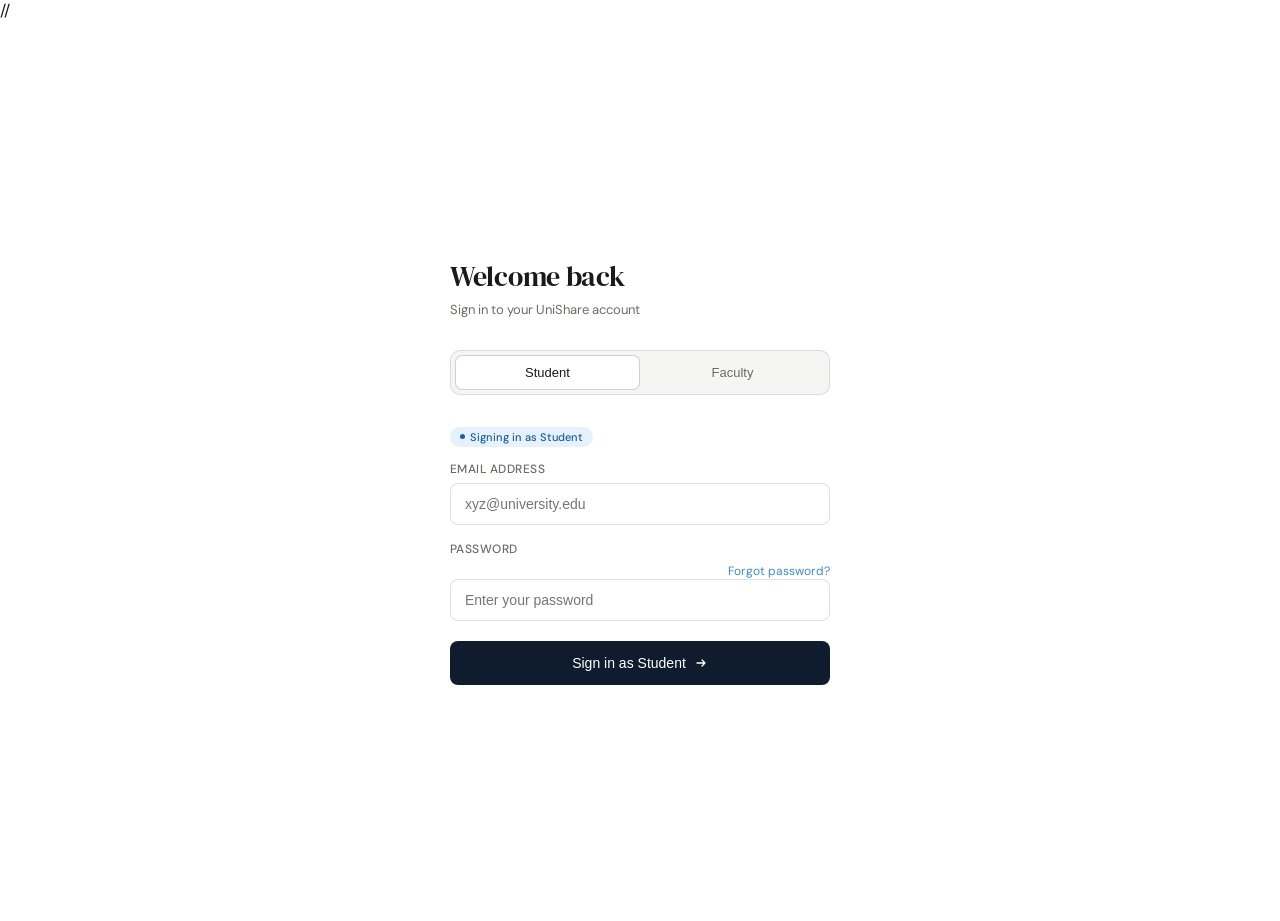
<file: login.html>
<!DOCTYPE html>
<html lang="en">
<head>
  <meta charset="UTF-8" />
  <meta name="viewport" content="width=device-width, initial-scale=1.0"/>
  <title>UniShare — Login</title>

//  <link rel="preconnect" href="https://fonts.googleapis.com">
  <link rel="preconnect" href="https://fonts.gstatic.com" crossorigin>
  <link href="https://fonts.googleapis.com/css2?family=DM+Serif+Display:ital@0;1&family=DM+Sans:wght@300;400;500&display=swap" rel="stylesheet">

  <style>
    *, *::before, *::after { box-sizing: border-box; margin: 0; padding: 0; }

    html, body {
      height: 100%;
      font-family: 'DM Sans', sans-serif;
      background: #ffffff;
      color: #1a1a1a;
    }

    .page {
      min-height: 100vh;
      display: flex;
      align-items: center;
      justify-content: center;
    }

    .right-panel {
      display: flex;
      align-items: center;
      justify-content: center;
      padding: 3rem 2.5rem;
      background: #ffffff;
      width: 100%;
    }

    .form-container {
      width: 100%;
      max-width: 380px;
    }

    .form-header { margin-bottom: 2rem; }
    .form-header h2 {
      font-family: 'DM Serif Display', serif;
      font-size: 28px;
      font-weight: 400;
      color: #1a1a1a;
      margin-bottom: 6px;
      letter-spacing: -0.3px;
    }
    .form-header p { font-size: 13px; color: #6b6b68; }

    .role-toggle {
      display: grid;
      grid-template-columns: 1fr 1fr;
      background: #f5f5f3;
      border-radius: 10px;
      padding: 4px;
      margin-bottom: 1.75rem;
      border: 0.5px solid rgba(0,0,0,0.1);
    }
    .role-btn {
      padding: 9px 0;
      border: none;
      background: transparent;
      border-radius: 7px;
      font-size: 13px;
      font-weight: 500;
      cursor: pointer;
      color: #6b6b68;
      transition: all 0.18s ease;
    }
    .role-btn.active {
      background: #ffffff;
      color: #1a1a1a;
      border: 0.5px solid rgba(0,0,0,0.18);
    }

    .role-badge {
      display: inline-flex;
      align-items: center;
      gap: 5px;
      background: #e6f1fb;
      color: #185fa5;
      font-size: 11px;
      font-weight: 500;
      padding: 3px 10px;
      border-radius: 20px;
      margin-bottom: 14px;
    }
    .role-badge.faculty { background: #e1f5ee; color: #0f6e56; }
    .role-dot { width: 5px; height: 5px; border-radius: 50%; background: currentColor; }

    .field { margin-bottom: 1rem; }
    .field label {
      display: block;
      font-size: 12px;
      font-weight: 500;
      color: #6b6b68;
      letter-spacing: 0.04em;
      text-transform: uppercase;
      margin-bottom: 6px;
    }
    .field input {
      width: 100%;
      height: 42px;
      border: 0.5px solid rgba(0,0,0,0.12);
      border-radius: 8px;
      padding: 0 14px;
      font-size: 14px;
      background: #ffffff;
      color: #1a1a1a;
      outline: none;
      transition: border-color 0.15s;
    }
    .field input:hover { border-color: rgba(0,0,0,0.22); }
    .field input:focus { border-color: rgba(0,0,0,0.35); box-shadow: 0 0 0 3px rgba(55,138,221,0.1); }
    .field input.error { border-color: #E24B4A; box-shadow: 0 0 0 3px rgba(226,75,74,0.1); }

    .error-msg {
      font-size: 12px;
      color: #E24B4A;
      margin-top: 5px;
      display: none;
    }

    .submit-btn {
      width: 100%;
      height: 44px;
      background: #0f1c2e;
      color: #fff;
      border: none;
      border-radius: 8px;
      font-size: 14px;
      font-weight: 500;
      cursor: pointer;
      margin-top: 1.25rem;
      transition: opacity 0.15s, transform 0.1s;
      display: flex;
      align-items: center;
      justify-content: center;
      gap: 8px;
    }
    .submit-btn:hover { opacity: 0.88; }
    .submit-btn:active { transform: scale(0.99); }

    .forgot-link {
      font-size: 12px;
      color: #378ADD;
      text-decoration: none;
      float: right;
    }
    .forgot-link:hover { text-decoration: underline; }

    @media (max-width: 768px) {
      .right-panel { padding: 2rem 1.5rem; min-height: 100vh; }
    }
  </style>
</head>
<body>
<div class="page">
  <div class="right-panel">
    <div class="form-container">
      <div class="form-header">
        <h2 id="form-title">Welcome back</h2>
        <p id="form-sub">Sign in to your UniShare account</p>
      </div>

      <div class="role-toggle">
        <button class="role-btn active" id="btn-student" onclick="switchRole('student')">Student</button>
        <button class="role-btn" id="btn-faculty" onclick="switchRole('faculty')">Faculty</button>
      </div>

      <div id="role-badge" class="role-badge">
        <div class="role-dot"></div>
        <span id="badge-text">Signing in as Student</span>
      </div>

      <form id="login-form" onsubmit="handleLogin(event)">
        <div class="field">
          <label for="email">Email address</label>
          <input type="email" id="email" placeholder="xyz@university.edu" aria-describedby="email-err" />
          <div class="error-msg" id="email-err" aria-live="polite">Please enter a valid email address.</div>
        </div>

        <div class="field">
          <label for="password">Password</label>
          <a href="reset.html" class="forgot-link">Forgot password?</a>
      
          <input type="password" id="password" placeholder="Enter your password" aria-describedby="pass-err" />
          <div class="error-msg" id="pass-err" aria-live="polite">Password cannot be empty.</div>
        </div>

        <button type="submit" class="submit-btn" id="login-btn">
          <span id="btn-label">Sign in as Student</span>
          <svg width="14" height="14" viewBox="0 0 14 14" fill="none">
            <path d="M3 7H11M11 7L8 4M11 7L8 10" stroke="white" stroke-width="1.3" stroke-linecap="round" stroke-linejoin="round"/>
          </svg>
        </button>
      </form>
    </div>
  </div>
</div>

<script>
  let currentRole = 'student';

  function switchRole(role) {
    currentRole = role;
    const isStudent = role === 'student';

    document.getElementById('btn-student').classList.toggle('active', isStudent);
    document.getElementById('btn-faculty').classList.toggle('active', !isStudent);

    const badge = document.getElementById('role-badge');
    badge.className = 'role-badge' + (isStudent ? '' : ' faculty');
    document.getElementById('badge-text').textContent = isStudent ? 'Signing in as Student' : 'Signing in as Faculty';
    document.getElementById('btn-label').textContent  = isStudent ? 'Sign in as Student' : 'Sign in as Faculty';
    document.getElementById('form-title').textContent = isStudent ? 'Welcome back' : 'Faculty portal';
    document.getElementById('form-sub').textContent   = isStudent? 'Sign in to your UniShare account' : 'Access your courses and submissions';
    document.getElementById('email').placeholder = isStudent ? 'you@university.edu': 'faculty@university.edu';
  }

  function handleLogin(e) {
    if (e) e.preventDefault();

    const email    = document.getElementById('email').value.trim();
    const pass     = document.getElementById('password').value.trim();
    const emailEl  = document.getElementById('email');
    const passEl   = document.getElementById('password');
    const emailErr = document.getElementById('email-err');
    const passErr  = document.getElementById('pass-err');

    let valid = true;

    if (!email || !/^[^\s@]+@[^\s@]+\.[^\s@]+$/.test(email)) {
      emailEl.classList.add('error');
      emailErr.style.display = 'block';
      valid = false;
    } else {
      emailEl.classList.remove('error');
      emailErr.style.display = 'none';
    }

    if (!pass) {
      passEl.classList.add('error');
      passErr.style.display = 'block';
      valid = false;
    } else {
      passEl.classList.remove('error');
      passErr.style.display = 'none';
    }

    if (!valid) return;

    // Demo redirect logic
    if (currentRole === 'student') {
      localStorage.setItem('studentName', email.split('@')[0]);
      window.location.href = 'index.html';
    }
     else {
      window.location.href = 'faculty-dashboard.html';
    }
  }

  // Clear errors as user types
  document.getElementById('email').addEventListener('input', () => {
    document.getElementById('email').classList.remove('error');
    document.getElementById('email-err').style.display = 'none';
  });
  document.getElementById('password').addEventListener('input', () => {
    document.getElementById('password').classList.remove('error');
    document.getElementById('pass-err').style.display = 'none';
  });
</script>
</file>
<file: style.css>
:root {
  --accent: #5DCAA5;
  --accent-soft: rgba(93, 202, 165, 0.15);
  --sidebar-bg: #0f1c2e;
  --bg: #f5f5f3;
  --card-bg: #fff;
  --text-main: #1a1a1a;
  --text-muted: #6b6b68;
  --border: rgba(0, 0, 0, 0.08);
}

*, *::before, *::after {
  box-sizing: border-box;
  margin: 0;
  padding: 0;
}

html, body {
  height: 100%;
  font-family: 'DM Sans', sans-serif;
  background: var(--bg);
  color: var(--text-main);
}

.app {
  display: flex;
  min-height: 100vh;
}

/* ── SIDEBAR ── */
.sidebar {
  width: 220px;
  background: var(--sidebar-bg);
  display: flex;
  flex-direction: column;
  padding: 1.5rem 1rem;
  position: fixed;
  top: 0; left: 0; bottom: 0;
  z-index: 100;
}

.brand {
  display: flex;
  align-items: center;
  gap: 9px;
  margin-bottom: 2.5rem;
  padding: 0 0.5rem;
}

.brand-mark {
  width: 30px; height: 30px;
  border: 1.5px solid rgba(255,255,255,0.25);
  border-radius: 7px;
  display: flex; align-items: center; justify-content: center;
}

.brand-mark svg { stroke: var(--accent); }

.brand-name {
  font-family: 'DM Serif Display', serif;
  font-size: 18px;
  color: #fff;
}

.nav-label {
  font-size: 10px;
  font-weight: 500;
  letter-spacing: 0.08em;
  text-transform: uppercase;
  color: rgba(255,255,255,0.3);
  padding: 0 0.75rem;
  margin: 1.25rem 0 6px;
}

.nav-item {
  display: flex;
  align-items: center;
  gap: 10px;
  padding: 9px 12px;
  border-radius: 8px;
  cursor: pointer;
  color: rgba(255,255,255,0.5);
  font-size: 13px;
  transition: all 0.15s;
  background: none;
  border: none;
  width: 100%;
  text-align: left;
  margin-bottom: 2px;
  font-family: 'DM Sans', sans-serif;
}

.nav-item:hover {
  background: rgba(255,255,255,0.07);
  color: rgba(255,255,255,0.85);
}

.nav-item.active {
  background: var(--accent-soft);
  color: var(--accent);
}

.nav-item svg {
  width: 15px; height: 15px;
  flex-shrink: 0;
}

.sidebar-bottom {
  margin-top: auto;
  border-top: 0.5px solid rgba(255,255,255,0.08);
  padding-top: 1rem;
}

.user-card {
  display: flex;
  align-items: center;
  gap: 10px;
  padding: 8px 10px;
  border-radius: 8px;
  cursor: pointer;
  transition: background 0.2s;
}

.user-card:hover { background: rgba(255,255,255,0.05); }

.avatar {
  width: 32px; height: 32px;
  border-radius: 50%;
  background: var(--accent-soft);
  display: flex; align-items: center; justify-content: center;
  font-size: 12px; font-weight: 500;
  color: var(--accent);
  flex-shrink: 0;
}

.user-info p { font-size: 13px; color: #fff; font-weight: 500; }
.user-info span { font-size: 11px; color: rgba(255,255,255,0.4); }

/* ── MAIN ── */
.main {
  margin-left: 220px;
  flex: 1;
  padding: 2rem 2.5rem;
  max-width: calc(100vw - 220px);
}

.topbar {
  display: flex;
  align-items: center;
  justify-content: space-between;
  margin-bottom: 2rem;
}

.topbar h1 {
  font-family: 'DM Serif Display', serif;
  font-size: 26px;
  font-weight: 400;
}

.topbar p { font-size: 13px; color: var(--text-muted); margin-top: 2px; }

.logout-btn {
  font-size: 12px;
  color: var(--text-muted);
  background: #fff;
  border: 0.5px solid rgba(0,0,0,0.12);
  border-radius: 7px;
  padding: 7px 14px;
  cursor: pointer;
  font-family: 'DM Sans', sans-serif;
}

.logout-btn:hover { background: var(--bg); }

/* ── CARDS & GRID ── */
.stats-grid {
  display: grid;
  grid-template-columns: repeat(4,1fr);
  gap: 12px;
  margin-bottom: 2rem;
}

.stat-card {
  background: var(--card-bg);
  border: 0.5px solid var(--border);
  border-radius: 12px;
  padding: 1.1rem 1.25rem;
}

.stat-card.highlight { background: var(--sidebar-bg); }

.stat-label { font-size: 12px; color: var(--text-muted); margin-bottom: 6px; }
.stat-value { font-size: 26px; font-weight: 500; line-height: 1; }
.stat-sub   { font-size: 11px; color: var(--text-muted); margin-top: 4px; }

.stat-card.highlight .stat-label,
.stat-card.highlight .stat-sub  { color: rgba(255,255,255,0.35); }
.stat-card.highlight .stat-value { color: var(--accent); }

.content-grid {
  display: grid;
  grid-template-columns: 1fr 1fr;
  gap: 1.5rem;
  margin-bottom: 1.5rem;
}

.card {
  background: var(--card-bg);
  border: 0.5px solid var(--border);
  border-radius: 12px;
  padding: 1.25rem 1.5rem;
  margin-bottom: 1.5rem;
}

.card:last-child { margin-bottom: 0; }

.card-header {
  display: flex;
  align-items: center;
  justify-content: space-between;
  margin-bottom: 1.25rem;
}

.card-title { font-size: 14px; font-weight: 500; }

.card-link { font-size: 12px; color: #378ADD; cursor: pointer; }
.card-link:hover { text-decoration: underline; }

/* ── LIST ── */
.list-item {
  display: flex;
  align-items: flex-start;
  gap: 12px;
  padding: 10px 0;
  border-bottom: 0.5px solid var(--border);
}

.list-item:last-child { border-bottom: none; padding-bottom: 0; }

.list-icon {
  width: 32px; height: 32px;
  border-radius: 8px;
  display: flex; align-items: center; justify-content: center;
  flex-shrink: 0;
}

.icon-due  { background: #faeeda; color: #854f0b; }
.icon-done { background: #e1f5ee; color: #0f6e56; }
.icon-late { background: #fcebeb; color: #a32d2d; }
.icon-new,
.icon-note { background: #e6f1fb; color: #185fa5; }

.list-info { flex: 1; }
.list-info p    { font-size: 13px; font-weight: 500; }
.list-info span { font-size: 11px; color: var(--text-muted); }

.badge {
  font-size: 10px; font-weight: 500;
  padding: 3px 8px; border-radius: 20px; white-space: nowrap;
}

.badge.due     { background: #faeeda; color: #854f0b; }
.badge.done    { background: #e1f5ee; color: #0f6e56; }
.badge.late    { background: #fcebeb; color: #a32d2d; }
.badge.new     { background: #e6f1fb; color: #185fa5; }
.badge.present { background: #d1fae5; color: #065f46; }
.badge.absent  { background: #fee2e2; color: #991b1b; }
.badge.late-att{ background: #fef3c7; color: #92400e; }

.btn-sm {
  font-size: 11px;
  color: #378ADD;
  background: #e6f1fb;
  border: none; border-radius: 6px;
  padding: 5px 10px;
  cursor: pointer; font-weight: 500;
  font-family: 'DM Sans', sans-serif;
}

.btn-sm:hover { background: #d0e4f9; }

/* ── SCHEDULE ── */
.schedule-row {
  display: flex;
  align-items: center;
  gap: 14px;
  padding: 10px 0;
  border-bottom: 0.5px solid var(--border);
}

.schedule-row:last-child { border-bottom: none; }

.schedule-time { font-size: 11px; color: var(--text-muted); min-width: 70px; }
.schedule-dot  { width: 8px; height: 8px; border-radius: 50%; flex-shrink: 0; }
.schedule-info p    { font-size: 13px; font-weight: 500; }
.schedule-info span { font-size: 11px; color: var(--text-muted); }

.schedule-room {
  margin-left: auto;
  font-size: 11px; color: var(--text-muted);
  background: var(--bg);
  padding: 3px 8px; border-radius: 6px;
}

/* ── SUBMIT ── */
.upload-area {
  border: 1.5px dashed rgba(0,0,0,0.15);
  border-radius: 10px; padding: 1.5rem;
  text-align: center; cursor: pointer;
  transition: border-color 0.15s, background 0.15s;
  margin-bottom: 1rem;
}

.upload-area:hover { border-color: #378ADD; background: #f0f7ff; }
.upload-area p { font-size: 13px; color: var(--text-muted); margin-top: 8px; }

.select-field {
  width: 100%; height: 38px;
  border: 0.5px solid rgba(0,0,0,0.12);
  border-radius: 8px; padding: 0 12px;
  font-family: 'DM Sans', sans-serif; font-size: 13px;
  background: #fff; outline: none;
  margin-bottom: 10px; cursor: pointer;
}

.submit-btn {
  width: 100%; height: 40px;
  background: var(--sidebar-bg); color: #fff;
  border: none; border-radius: 8px;
  font-family: 'DM Sans', sans-serif;
  font-size: 13px; font-weight: 500;
  cursor: pointer;
}

.submit-btn:hover { opacity: 0.85; }

/* ── SCORES ── */
.progress-row {
  display: flex;
  align-items: center;
  gap: 16px;
  padding: 12px 0;
  border-bottom: 0.5px solid var(--border);
}

.progress-row:last-child { border-bottom: none; }

.progress-label { font-size: 13px; font-weight: 500; min-width: 160px; }

.progress-track {
  flex: 1; background: var(--bg);
  border-radius: 20px; height: 6px; overflow: hidden;
}

.progress-fill { height: 100%; border-radius: 20px; }

.progress-value { font-size: 13px; font-weight: 500; min-width: 40px; text-align: right; }

/* ── ATTENDANCE ── */
.att-summary-grid {
  display: grid;
  grid-template-columns: repeat(4,1fr);
  gap: 12px;
  margin-bottom: 1.5rem;
}

.att-sum-card {
  background: var(--card-bg);
  border: 0.5px solid var(--border);
  border-radius: 12px;
  padding: 1rem 1.25rem;
  text-align: center;
}

.att-sum-num   { font-size: 26px; font-weight: 500; line-height: 1; margin-bottom: 4px; }
.att-sum-label { font-size: 11px; color: var(--text-muted); }

.att-progress-row {
  display: flex;
  align-items: center;
  gap: 16px;
  padding: 12px 0;
  border-bottom: 0.5px solid var(--border);
}

.att-progress-row:last-child { border-bottom: none; }

.att-progress-label { font-size: 13px; font-weight: 500; min-width: 160px; }

.att-progress-track {
  flex: 1; background: var(--bg);
  border-radius: 20px; height: 6px; overflow: hidden;
}

.att-progress-fill { height: 100%; border-radius: 20px; }

.att-count { font-size: 12px; color: var(--text-muted); min-width: 40px; text-align: center; }

.att-pct {
  font-size: 11px; font-weight: 500;
  padding: 3px 8px; border-radius: 6px;
  min-width: 42px; text-align: center;
  display: inline-block;
}

.att-pct.good { background: #d1fae5; color: #065f46; }
.att-pct.ok   { background: #fef3c7; color: #92400e; }
.att-pct.low  { background: #fee2e2; color: #991b1b; }

.att-table {
  width: 100%; border-collapse: collapse; font-size: 13px;
}

.att-table th {
  background: #f5f5f3;
  padding: 9px 12px;
  text-align: left;
  font-size: 11px; font-weight: 500;
  color: var(--text-muted);
  letter-spacing: 0.03em;
  border-bottom: 1px solid var(--border);
}

.att-table td {
  padding: 10px 12px;
  border-bottom: 1px solid rgba(0,0,0,0.04);
  vertical-align: middle;
}

.att-table tr:last-child td { border-bottom: none; }
.att-table tr:hover td { background: #fafaf9; }

/* ── MODAL ── */
.modal-overlay {
  position: fixed; inset: 0;
  background: rgba(0,0,0,0.4);
  display: flex; align-items: center; justify-content: center;
  z-index: 200;
  opacity: 0; visibility: hidden;
  transition: all 0.2s;
}

.modal-overlay.open { opacity: 1; visibility: visible; }

.modal {
  background: #fff; border-radius: 12px;
  padding: 2rem; width: 100%; max-width: 400px;
  box-shadow: 0 10px 40px rgba(0,0,0,0.1);
  transform: translateY(10px); transition: transform 0.2s;
}

.modal-overlay.open .modal { transform: translateY(0); }

.modal h2 {
  font-family: 'DM Serif Display', serif;
  font-size: 20px; margin-bottom: 1.5rem;
}

.form-group { margin-bottom: 1rem; }

.form-label {
  display: block; font-size: 12px; font-weight: 500;
  color: var(--text-muted); margin-bottom: 6px;
}

.form-input {
  width: 100%; height: 40px;
  border: 1px solid #ddd; border-radius: 8px;
  padding: 0 12px; font-size: 13px;
  font-family: 'DM Sans', sans-serif;
}

.color-options { display: flex; gap: 10px; margin-top: 5px; }

.color-opt {
  width: 28px; height: 28px; border-radius: 50%;
  cursor: pointer; border: 2px solid transparent;
  transition: transform 0.15s;
}

.color-opt:hover { transform: scale(1.1); }
.color-opt.active { border-color: var(--text-main); }

.btn-save {
  width: 100%; height: 40px;
  background: var(--accent); color: #fff;
  border: none; border-radius: 8px;
  font-weight: 500; cursor: pointer;
  font-family: 'DM Sans', sans-serif;
  margin-top: 1rem;
}

.btn-cancel {
  background: transparent; color: var(--text-muted);
  border: none; cursor: pointer;
  font-size: 12px; margin-top: 0.5rem;
  display: block; width: 100%; text-align: center;
  font-family: 'DM Sans', sans-serif;
}

/* ── RESPONSIVE ── */
@media (max-width: 900px) {
  .stats-grid    { grid-template-columns: 1fr 1fr; }
  .content-grid  { grid-template-columns: 1fr; }
  .att-summary-grid { grid-template-columns: 1fr 1fr; }
}

@media (max-width: 640px) {
  .sidebar { display: none; }
  .main    { margin-left: 0; max-width: 100vw; padding: 1.25rem; }
  .stats-grid { grid-template-columns: 1fr 1fr; }
  .att-summary-grid { grid-template-columns: 1fr 1fr; }
  .progress-label, .att-progress-label { min-width: 100px; font-size: 12px; }
}
</file>
